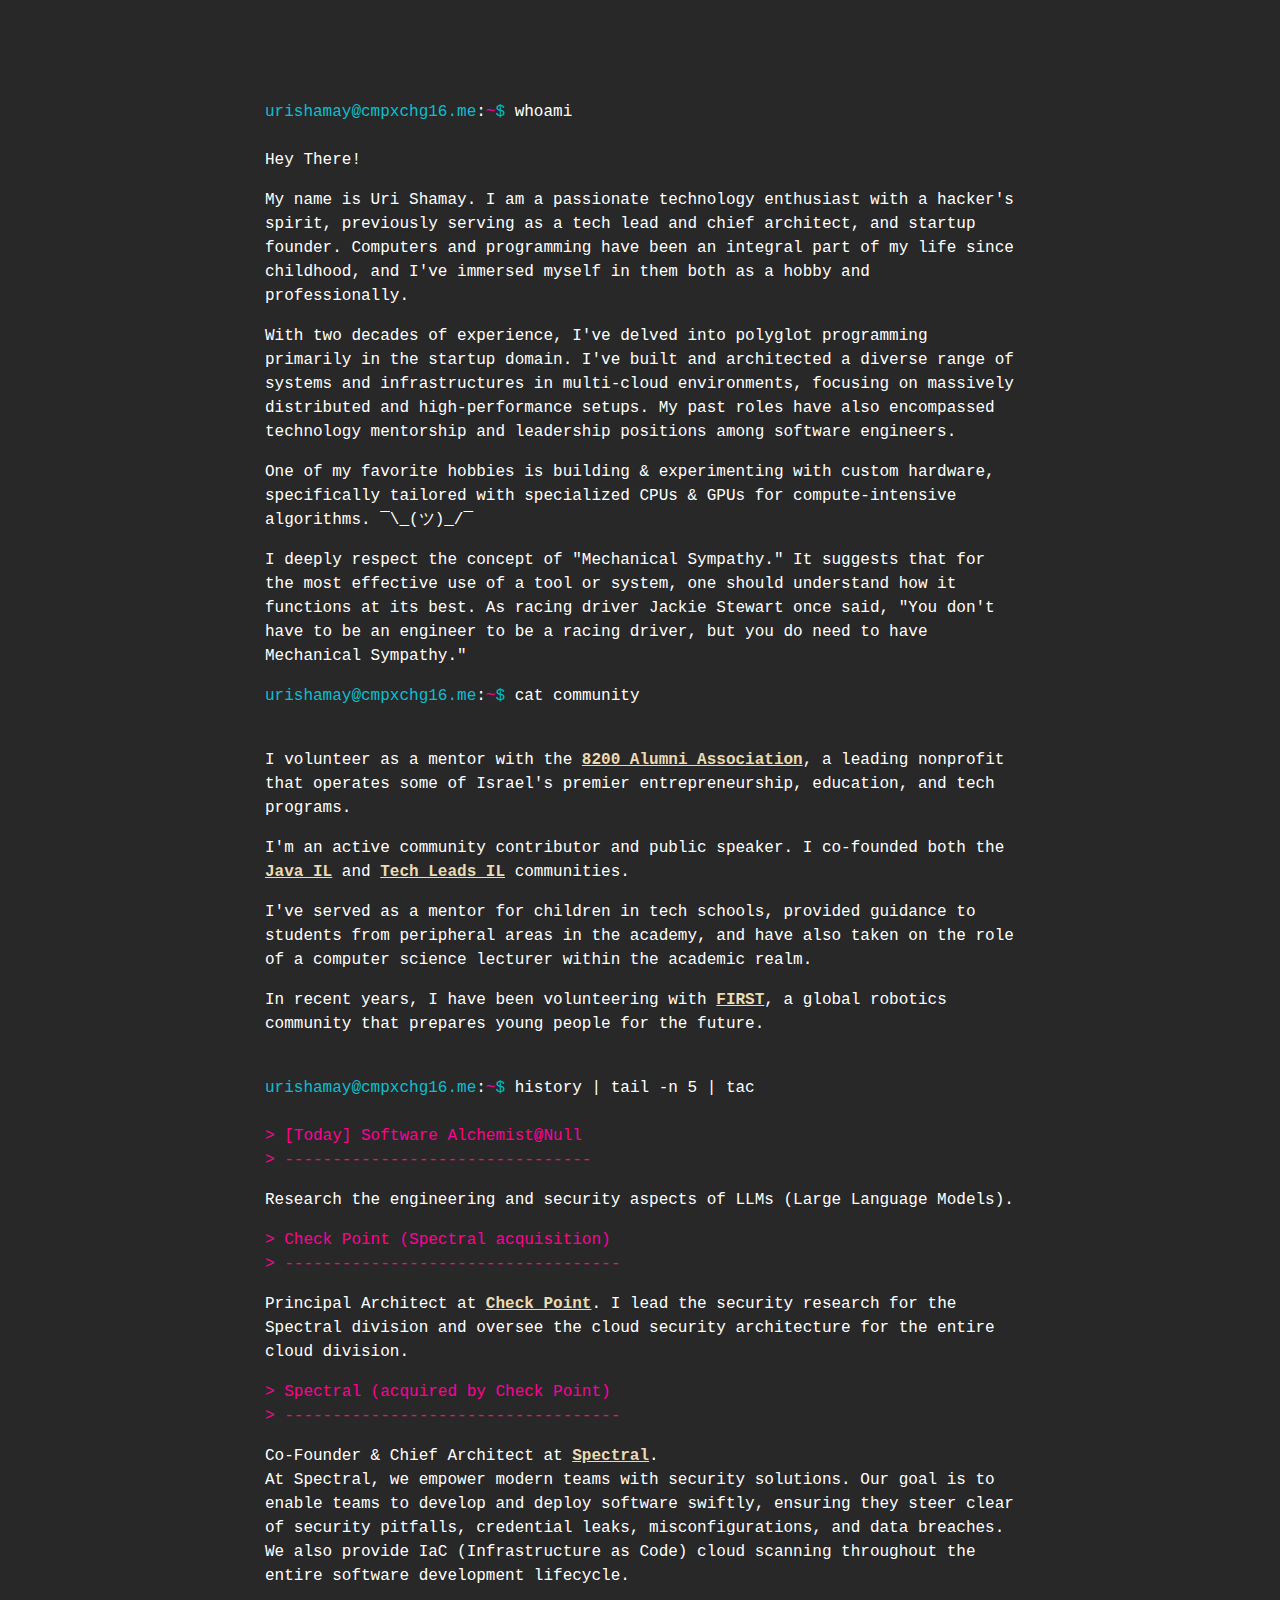
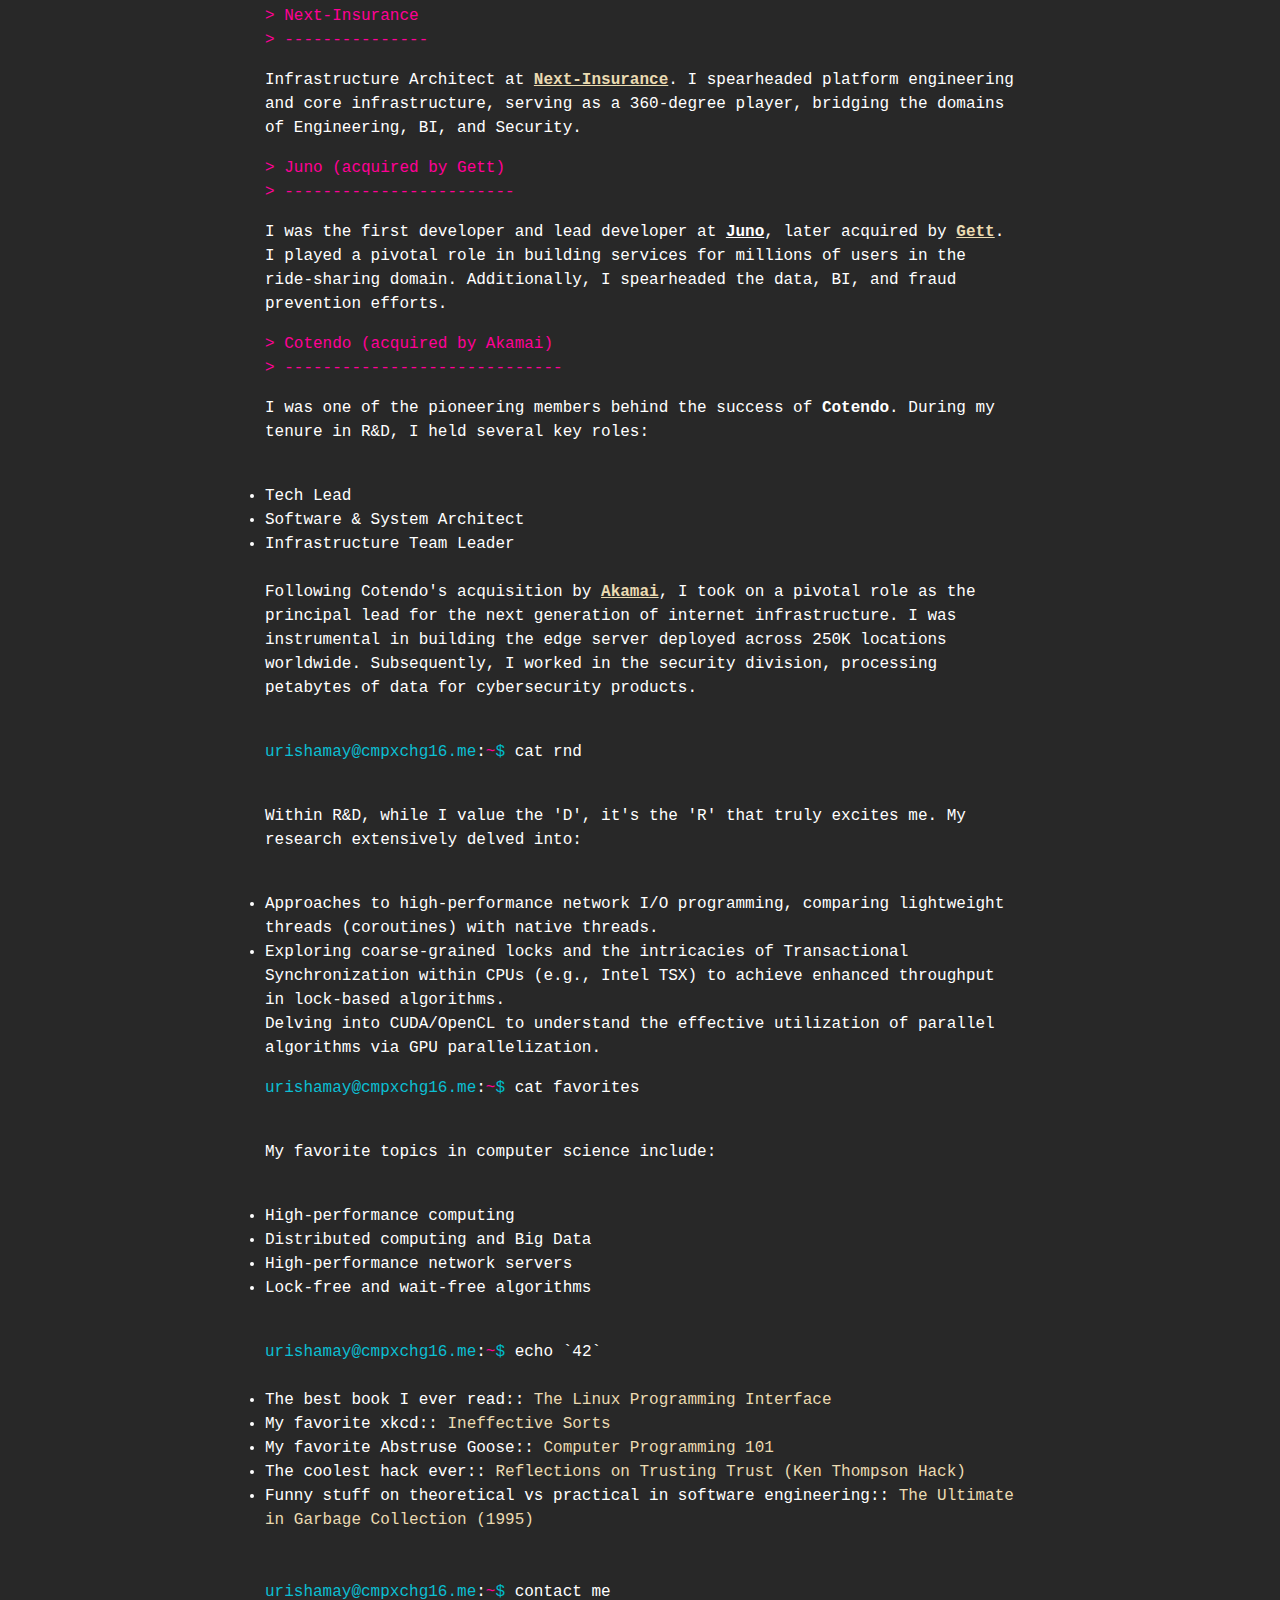
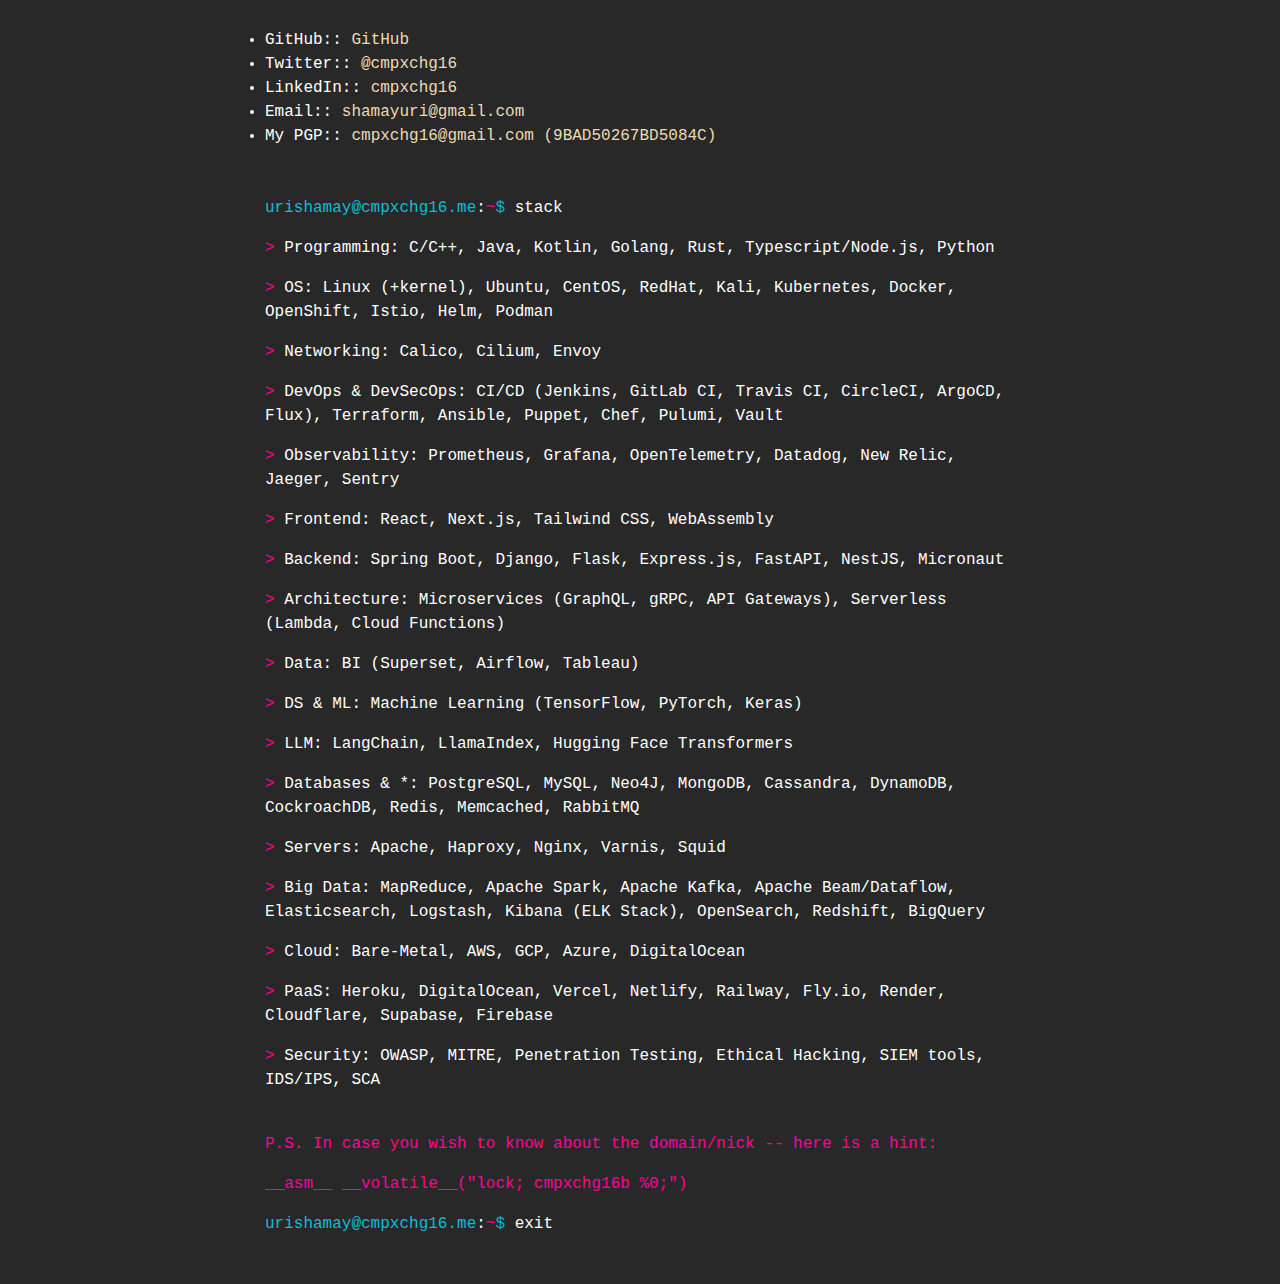
<file: index.html>
<!DOCTYPE html>
<!--

                               ____
                            _.' :  `._
                        .-.'`.  ;   .'`.-.
               __      / : ___\ ;  /___ ; \      __
             ,'_ ""=-.:__;".-.";: :".-.":__;.-="" _`,
             :' `.t""=-.. '<@.`;_  ',@:` ..-=""j.' `;
                  `:-.._J '-.-'L__ `-.-' L_..-;'
                    "-.__ ;  .-"  "-.  : __.-"
                        L ' /.======.\ ' J
                         "-.   "__"   .-"
                        __.l"-:_JL_;-";.__
                     .-j/'.;  ;""""  / .'\"-.
                   .' /:`. "-.:     .-" .';  `.
                .-"  / ;  "-. "-..-" .-"  :    "-.
             .+"-.  : :      "-.__.-"      ;-._   \
             ; \  `.; ;                    : : "+. ;
             :  ;   ; ;                    : ;  : \:
             ;  :   ; :                    ;:   ;  :
            : \  ;  :  ;                  : ;  /  ::
            ;  ; :   ; :                  ;   :   ;:
            :  :  ;  :  ;                : :  ;  : ;
            ;\    :   ; :                ; ;     ; ;
            : `."-;   :  ;              :  ;    /  ;
             ;    -:   ; :              ;  : .-"   :
             :\     \  :  ;            : \.-"      :
              ;`.    \  ; :            ;.'_..-=  / ;
              :  "-.  "-:  ;          :/."      .'  :
               \         \ :          ;/  __        :
                \       .-`.\        /t-""  ":-+.   :
                 `.  .-"    `l    __/ /`. :  ; ; \  ;
                   \   .-" .-"-.-"  .' .'j \  /   ;/
                    \ / .-"   /.     .'.' ;_:'    ;
                     :-""-.`./-.'     /    `.___.'
                           \ `t  ._  /
                            "-.t-._:'

-->
<html lang="en">
<head>
    <meta charset="utf-8" />
    <meta name="viewport" content="width=1024" />
    <meta name="apple-mobile-web-app-capable" content="yes" />
    <title>cmpxchg16 | by Uri Shamay</title>
    <meta name="description" content="cmpxchg16" />
    <meta name="author" content="Uri Shamay" />
    <meta name="keywords" content="cmpxchg, cmpxchg16, cmpxchg16b, C++ HTTP framework, http servers benchmark, computer geek, linux geek, linux freak, C++ high performance network library, C++ high performance IO library, C++ cross platform, Intel TSX" />

    <link href="https://fonts.googleapis.com/css?family=Open+Sans:regular,semibold,italic,italicsemibold|PT+Sans:400,700,400italic,700italic|PT+Serif:400,700,400italic,700italic" rel="stylesheet" />

    <link rel="stylesheet" type="text/css" href="css/index.css">
</head>
  <body> 
    <div id="console">
      <span id="a">urishamay@cmpxchg16.me</span>:<span id="b">~</span><span id="c">$</span> whoami</br></br>
      Hey There!
      <p>My name is Uri Shamay. I am a passionate technology enthusiast with a hacker's spirit, previously serving as a tech lead and chief architect, and startup founder. Computers and programming have been an integral part of my life since childhood, and I've immersed myself in them both as a hobby and professionally.</p>
      <p>With two decades of experience, I've delved into polyglot programming primarily in the startup domain. I've built and architected a diverse range of systems and infrastructures in multi-cloud environments, focusing on massively distributed and high-performance setups. My past roles have also encompassed technology mentorship and leadership positions among software engineers.</p>
      <p>
        One of my favorite hobbies is building & experimenting with custom hardware, specifically tailored with specialized CPUs & GPUs for compute-intensive algorithms. ¯\_(ツ)_/¯
      </p>
      <p>
        I deeply respect the concept of "Mechanical Sympathy." It suggests that for the most effective use of a tool or system, one should understand how it functions at its best. As racing driver Jackie Stewart once said, "You don't have to be an engineer to be a racing driver, but you do need to have Mechanical Sympathy."
      </p>        
      <span id="a">urishamay@cmpxchg16.me</span>:<span id="b">~</span><span id="c">$</span> cat community</br></br>
      <p>
        I volunteer as a mentor with the <a href="https://www.linkedin.com/company/8200alumni/" target="_blank"><strong><u>8200 Alumni Association</u></strong></a>, a leading nonprofit that operates some of Israel's premier entrepreneurship, education, and tech programs.
      </p>
      <p>
        I'm an active community contributor and public speaker. I co-founded both the <a href="https://www.meetup.com/JavaIL/" target="_blank"><strong><u>Java IL</u></strong></a> and <a href="https://www.meetup.com/Tech-Leads-IL/" target="_blank"><strong><u>Tech Leads IL</u></strong></a> communities.
      </p>
      <p>
        I've served as a mentor for children in tech schools, provided guidance to students from peripheral areas in the academy, and have also taken on the role of a computer science lecturer within the academic realm.
      </p>
      <p>
        In recent years, I have been volunteering with <a href="https://www.firstinspires.org/" target="_blank"><strong><u>FIRST</u></strong></a>, a global robotics community that prepares young people for the future.
      </p>
      </br>
      <span id="a">urishamay@cmpxchg16.me</span>:<span id="b">~</span><span id="c">$</span> history | tail -n 5 | tac</br></br>
      <span id="b">> [Today] Software Alchemist@Null </span></br>
      <span id="b">> -------------------------------- </span></br>
      <p>
        Research the engineering and security aspects of LLMs (Large Language Models).
      </p>
      <span id="b">> Check Point (Spectral acquisition)</span></br>
      <span id="b">> ----------------------------------- </span></br>
      <p>
        Principal Architect at <a href="https://www.checkpoint.com/" target="_blank"><strong><u>Check Point</u></strong></a>.
        I lead the security research for the Spectral division and oversee the cloud security architecture for the entire cloud division.
      </p>
      <span id="b">> Spectral (acquired by Check Point)</span></br>
      <span id="b">> ----------------------------------- </span></br>
      <p>
        Co-Founder & Chief Architect at <a href="https://www.spectralops.io/" target="_blank"><strong><u>Spectral</u></strong></a>.<br>
        At Spectral, we empower modern teams with security solutions. Our goal is to enable teams to develop and deploy software swiftly, ensuring they steer clear of security pitfalls, credential leaks, misconfigurations, and data breaches. We also provide IaC (Infrastructure as Code) cloud scanning throughout the entire software development lifecycle.
      </p>

      <span id="b">> Next-Insurance </span></br>
      <span id="b">> --------------- </span></br>
      <p>
        Infrastructure Architect at <a href="https://www.nextinsurance.com/" target="_blank"><strong><u>Next-Insurance</u></strong></a>. I spearheaded platform engineering and core infrastructure, serving as a 360-degree player, bridging the domains of Engineering, BI, and Security.
      </p>

      <span id="b">> Juno (acquired by Gett) </span></br>
      <span id="b">> ------------------------ </span></br>
      <p>
        I was the first developer and lead developer at <strong><u>Juno</u></strong>, later acquired by <a href="https://gett.com/" target="_blank"><strong><u>Gett</u></strong></a>. I played a pivotal role in building services for millions of users in the ride-sharing domain. Additionally, I spearheaded the data, BI, and fraud prevention efforts.          
      </p>

      <span id="b">> Cotendo (acquired by Akamai)</span></br>
      <span id="b">> ----------------------------- </span>
      <p>
        I was one of the pioneering members behind the success of <strong>Cotendo</strong>. During my tenure in R&D, I held several key roles:<br><br>
        
        <li>Tech Lead</li>
        <li>Software & System Architect</li>
        <li>Infrastructure Team Leader</li>
        </br>
        Following Cotendo's acquisition by <a href="https://www.akamai.com/" target="_blank"><strong><u>Akamai</u></strong></a>, I took on a pivotal role as the principal lead for the next generation of internet infrastructure. I was instrumental in building the edge server deployed across 250K locations worldwide. Subsequently, I worked in the security division, processing petabytes of data for cybersecurity products.
        </p>
      </br>
      <span id="a">urishamay@cmpxchg16.me</span>:<span id="b">~</span><span id="c">$</span> cat rnd</br></br>
      <p>
        Within R&D, while I value the 'D', it's the 'R' that truly excites me. My research extensively delved into:<br><br>
        
        <li>Approaches to high-performance network I/O programming, comparing lightweight threads (coroutines) with native threads.</li>
        <li>Exploring coarse-grained locks and the intricacies of Transactional Synchronization within CPUs (e.g., Intel TSX) to achieve enhanced throughput in lock-based algorithms.</li>
        </li>Delving into CUDA/OpenCL to understand the effective utilization of parallel algorithms via GPU parallelization.</li>
      </p>        

      <span id="a">urishamay@cmpxchg16.me</span>:<span id="b">~</span><span id="c">$</span> cat favorites</br></br>
      <p>
        My favorite topics in computer science include:<br><br>
        
        <li>High-performance computing
        <li>Distributed computing and Big Data</li>
        <li>High-performance network servers</li>
        <li>Lock-free and wait-free algorithms</li>
      </p>
      </br>
      <span id="a">urishamay@cmpxchg16.me</span>:<span id="b">~</span><span id="c">$</span> echo `42`</br></br>
      <li>The best book I ever read:: <a href="http://man7.org/tlpi/" target="_blank">The Linux Programming Interface</a></li>
      <li>My favorite xkcd:: <a href="http://xkcd.com/1185/" target="_blank">Ineffective Sorts</a></li>
      <li>My favorite Abstruse Goose:: <a href="http://abstrusegoose.com/98" target="_blank">Computer Programming 101</a></li>
      <li>The coolest hack ever:: <a href="https://www.cs.cmu.edu/~rdriley/487/papers/Thompson_1984_ReflectionsonTrustingTrust.pdf" target="_blank">Reflections on Trusting Trust (Ken Thompson Hack)</a></li>
      <li>Funny stuff on theoretical vs practical in software engineering:: <a href="https://groups.google.com/forum/message/raw?msg=comp.lang.ada/E9bNCvDQ12k/1tezW24ZxdAJ" target="_blank">The Ultimate in Garbage Collection (1995)</a></li>
      <br/><br/>
      <span id="a">urishamay@cmpxchg16.me</span>:<span id="b">~</span><span id="c">$</span> contact me</br></br>
      <li>GitHub:: <a href="https://github.com/cmpxchg16" target="_blank">GitHub</a></li>
      <li>Twitter:: <a href="https://twitter.com/cmpxchg16" target="_blank">@cmpxchg16</a></li>
      <li>LinkedIn:: <a href="https://il.linkedin.com/in/cmpxchg16" target="_blank">cmpxchg16</a></li>
      <li>Email:: <a href="mailto:shamayuri@gmail.com">shamayuri@gmail.com</a></li>
      <li>My PGP:: <a href="http://keyserver.ubuntu.com/pks/lookup?search=cmpxchg16%40gmail.com&fingerprint=on&op=index" target="_blank">cmpxchg16@gmail.com (9BAD50267BD5084C)</a></li>
      <br/><br/>
      

      <span id="a">urishamay@cmpxchg16.me</span>:<span id="b">~</span><span id="c">$</span> stack</br>
      <p><span id="b">> </span>Programming: C/C++, Java, Kotlin, Golang, Rust, Typescript/Node.js, Python</p>
      <p><span id="b">> </span>OS: Linux (+kernel), Ubuntu, CentOS, RedHat, Kali, Kubernetes, Docker, OpenShift, Istio, Helm, Podman</p>
      <p><span id="b">> </span>Networking: Calico, Cilium, Envoy</p>
      <p><span id="b">> </span>DevOps & DevSecOps: CI/CD (Jenkins, GitLab CI, Travis CI, CircleCI, ArgoCD, Flux), Terraform, Ansible, Puppet, Chef, Pulumi, Vault</p>
      <p><span id="b">> </span>Observability: Prometheus, Grafana, OpenTelemetry, Datadog, New Relic, Jaeger, Sentry</p>
      <p><span id="b">> </span>Frontend: React, Next.js, Tailwind CSS, WebAssembly</p>
      <p><span id="b">> </span>Backend: Spring Boot, Django, Flask, Express.js, FastAPI, NestJS, Micronaut</p>
      <p><span id="b">> </span>Architecture: Microservices (GraphQL, gRPC, API Gateways), Serverless (Lambda, Cloud Functions)</p>
      <p><span id="b">> </span>Data: BI (Superset, Airflow, Tableau)</p>
      <p><span id="b">> </span>DS & ML: Machine Learning (TensorFlow, PyTorch, Keras)</p>
      <p><span id="b">> </span>LLM: LangChain, LlamaIndex, Hugging Face Transformers</p>
      <p><span id="b">> </span>Databases & *: PostgreSQL, MySQL, Neo4J, MongoDB, Cassandra, DynamoDB, CockroachDB, Redis, Memcached, RabbitMQ</p>
      <p><span id="b">> </span>Servers: Apache, Haproxy, Nginx, Varnis, Squid</p>
      <p><span id="b">> </span>Big Data: MapReduce, Apache Spark, Apache Kafka, Apache Beam/Dataflow, Elasticsearch, Logstash, Kibana (ELK Stack), OpenSearch, Redshift, BigQuery</p>
      <p><span id="b">> </span>Cloud: Bare-Metal, AWS, GCP, Azure, DigitalOcean</p>
      <p><span id="b">> </span>PaaS: Heroku, DigitalOcean, Vercel, Netlify, Railway, Fly.io, Render, Cloudflare, Supabase, Firebase</p>
      <p><span id="b">> </span>Security: OWASP, MITRE, Penetration Testing, Ethical Hacking, SIEM tools, IDS/IPS, SCA</p>
      <br/>
      <span id="b">P.S. In case you wish to know about the domain/nick -- here is a hint:<p>__asm__ __volatile__("lock; cmpxchg16b %0;")</p></span>

      <span id="a">urishamay@cmpxchg16.me</span>:<span id="b">~</span><span id="c">$</span> exit</br></br></br>
    </div> 
    
    <!-- Google tag (gtag.js) -->
    <script async src="https://www.googletagmanager.com/gtag/js?id=G-8YQXEB9X1Z"></script>
    <script>
      window.dataLayer = window.dataLayer || [];
      function gtag(){dataLayer.push(arguments);}
      gtag('js', new Date());

      gtag('config', 'G-8YQXEB9X1Z');
    </script>
  </body> 
</html>
</file>
<file: css/index.css>
body {
	background-color: #282828;
	font-size: 1rem;
  	line-height: 1.5rem;
  	margin: 0;
  	font-family: Menlo, Monaco, Lucida Console, Liberation Mono, DejaVu Sans Mono, Bitstream Vera Sans Mono, Courier New, monospace, serif;
  	word-wrap: break-word;
}

#console {
	font-family: courier, monospace;
	color: #fff;
	width:750px;
	margin-left:auto;
	margin-right:auto;
	margin-top:100px;
	/* font-size:14px; */
}

a {
	color: #ebdbb2;
	text-decoration: none;
}

#a {
	color: rgb(12, 191, 211);
}

#c {
	color: #0bc;
}

#b {
	color: #ff0096;
}

#k {
    	animation: change 1s;
}

#op{
    	color: #888888
}
</file>
